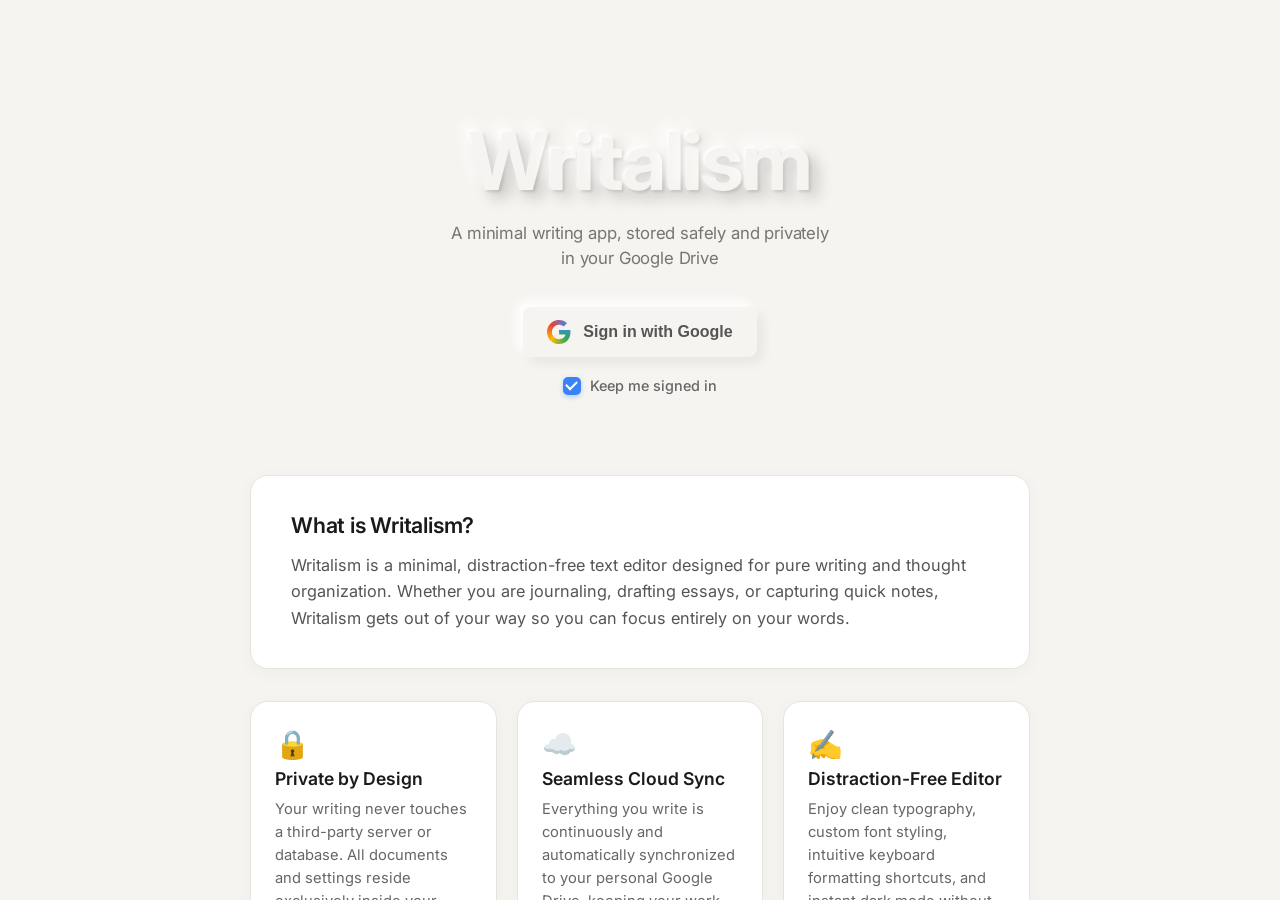
<file: index.html>
<!DOCTYPE html>
<html lang="en">
<head>
    <meta charset="UTF-8">
    <meta name="viewport" content="width=device-width, initial-scale=1.0">
    <title>Writalism — Minimalist Writing App</title>
    <link rel="icon" type="image/png" sizes="32x32" href="/favicon-32x32.png">
    <link rel="icon" type="image/png" sizes="16x16" href="/favicon-16x16.png">
    <link rel="apple-touch-icon" sizes="180x180" href="/apple-touch-icon.png">
    <meta name="application-name" content="Writalism">
    <meta name="apple-mobile-web-app-title" content="Writalism">
    <meta name="description" content="Writalism is a minimal, distraction-free writing app that stores your notes safely and privately in your personal Google Drive.">
    <meta property="og:title" content="Writalism — Minimalist Writing App">
    <meta property="og:description" content="A minimal writing app, stored safely and privately in your Google Drive.">
    <meta property="og:site_name" content="Writalism">
    <link href="https://fonts.googleapis.com/css2?family=Inter:wght@200;300;400;500;600;700&display=swap" rel="stylesheet">
    <link rel="stylesheet" href="style.css">
</head>
<body>
    <div id="login-screen">
        <div class="landing-container">
            <header class="landing-hero">
                <div class="login-box">
                    <h1 id="brand-title" class="split-text-anim">Writalism</h1>
                    <p class="brand-tagline">A minimal writing app, stored safely and privately in your Google Drive</p>
                    <button id="auth-button" class="neu-btn auth-btn">
                        <div class="google-logo-gradient"></div>
                        Sign in with Google
                    </button>
                    <div class="login-session-option">
                        <label class="session-checkbox-label" title="Keep session active and renew Google Drive authorization seamlessly">
                            <input type="checkbox" id="keep-signed-in-login" checked>
                            <span class="custom-check-box"></span>
                            <span class="checkbox-text">Keep me signed in</span>
                        </label>
                    </div>
                </div>
            </header>

            <section class="landing-content">
                <div class="landing-section">
                    <h2>What is Writalism?</h2>
                    <p>
                        Writalism is a minimal, distraction-free text editor designed for pure writing and thought organization. Whether you are journaling, drafting essays, or capturing quick notes, Writalism gets out of your way so you can focus entirely on your words.
                    </p>
                </div>

                <div class="landing-grid">
                    <div class="landing-card">
                        <div class="landing-card-icon">🔒</div>
                        <h3>Private by Design</h3>
                        <p>Your writing never touches a third-party server or database. All documents and settings reside exclusively inside your personal Google Drive application data folder.</p>
                    </div>

                    <div class="landing-card">
                        <div class="landing-card-icon">☁️</div>
                        <h3>Seamless Cloud Sync</h3>
                        <p>Everything you write is continuously and automatically synchronized to your personal Google Drive, keeping your work safe and accessible across your devices.</p>
                    </div>

                    <div class="landing-card">
                        <div class="landing-card-icon">✍️</div>
                        <h3>Distraction-Free Editor</h3>
                        <p>Enjoy clean typography, custom font styling, intuitive keyboard formatting shortcuts, and instant dark mode without visual clutter.</p>
                    </div>
                </div>

                <div class="landing-section">
                    <h2>How We Use Google Data</h2>
                    <p>
                        Writalism requests only the <code>drive.appdata</code> permission to create and update a dedicated configuration file (<code>minimal_writing_data.json</code>) inside your personal Google Drive. We do not access your personal files, emails, or contacts. Your data is never sold, shared, or used to train artificial intelligence models.
                    </p>
                </div>
            </section>

            <footer class="landing-footer">
                <div class="footer-links">
                    <a href="privacy.html" class="legal-link">Privacy Policy</a>
                    <span class="legal-dot">•</span>
                    <a href="terms.html" class="legal-link">Terms of Service</a>
                </div>
                <p class="footer-copy">&copy; 2026 Writalism. All rights reserved.</p>
            </footer>
        </div>
    </div>

    <div id="app" class="hidden">
        <button id="menu-toggle" class="icon-btn" aria-label="Toggle Menu">
            <svg viewBox="0 0 24 24" width="24" height="24" stroke="currentColor" stroke-width="2" fill="none"><line x1="3" y1="12" x2="21" y2="12"></line><line x1="3" y1="6" x2="21" y2="6"></line><line x1="3" y1="18" x2="21" y2="18"></line></svg>
        </button>

        <div id="sync-status" class="sync-status-pill hidden" title="Google Drive sync status">
            <span class="sync-dot"></span>
            <span class="sync-text">Saved</span>
            <button id="reconnect-btn" class="reconnect-pill-btn hidden">Reconnect</button>
        </div>

        <aside id="sidebar" class="sidebar">
            <div id="sidebar-pages" style="display: flex; flex-direction: column; flex: 1; overflow: hidden;">
                <div class="sidebar-header" style="justify-content: flex-end; padding-top: calc(2rem + 4px);">
                    <div style="display: flex; gap: 0.75rem;">
                        <button id="theme-toggle-btn" class="neu-btn" style="width: 40px; height: 40px; padding: 0;" title="Toggle Theme">
                            <svg class="sun-icon hidden" width="20" height="20" viewBox="0 0 24 24" fill="none" stroke="currentColor" stroke-width="2"><circle cx="12" cy="12" r="5"/><line x1="12" y1="1" x2="12" y2="3"/><line x1="12" y1="21" x2="12" y2="23"/><line x1="4.22" y1="4.22" x2="5.64" y2="5.64"/><line x1="18.36" y1="19.78" x2="19.78" y2="18.36"/><line x1="1" y1="12" x2="3" y2="12"/><line x1="21" y1="12" x2="23" y2="12"/><line x1="4.22" y1="19.78" x2="5.64" y2="18.36"/><line x1="18.36" y1="4.22" x2="19.78" y2="5.64"/></svg>
                            <svg class="moon-icon" width="20" height="20" viewBox="0 0 24 24" fill="none" stroke="currentColor" stroke-width="2"><path d="M21 12.79A9 9 0 1 1 11.21 3 7 7 0 0 0 21 12.79z"/></svg>
                        </button>
                        <button id="new-page-btn" class="neu-btn" style="width: 40px; height: 40px; padding: 0;" title="New Page">
                            <svg viewBox="0 0 24 24" width="20" height="20" stroke="currentColor" stroke-width="2" fill="none"><line x1="12" y1="5" x2="12" y2="19"></line><line x1="5" y1="12" x2="19" y2="12"></line></svg>
                        </button>
                    </div>
                </div>
                <div style="padding: 0 1.5rem 1rem; display: flex; flex-direction: column; gap: 0.5rem; margin-top: 1rem;">
                    <input type="text" id="page-search" placeholder="Search pages..." class="neu-input" style="padding: 0.6rem 1rem; font-size: 0.9rem;">
                    <select id="page-sort" class="neu-input" style="padding: 0.6rem 1rem; font-size: 0.9rem; width: 100%;">
                        <option value="edited-new">Edited (Newest)</option>
                        <option value="edited-old">Edited (Oldest)</option>
                        <option value="created-new">Created (Newest)</option>
                        <option value="created-old">Created (Oldest)</option>
                    </select>
                </div>
                <ul id="page-list" class="page-list">
                    <!-- Pages will be populated here -->
                </ul>
                <div class="sidebar-footer" style="display: flex; flex-direction: column; gap: 1rem; padding: 1.5rem; border-top: none; background: transparent;">
                    <button id="settings-btn" class="neu-btn" style="width: 100%; padding: 0.8rem; font-size: 0.95rem; font-weight: 600;">Settings</button>
                    <button id="logout-btn" class="neu-btn" style="width: 100%; padding: 0.8rem; font-size: 0.95rem; font-weight: 600;">Log out</button>
                </div>
            </div>

            <div id="sidebar-settings" class="hidden" style="display: flex; flex-direction: column; flex: 1; overflow: hidden;">
                <div class="settings-scroll" id="settings-container" style="padding-top: calc(2rem + 48px + 1rem); padding-bottom: 2rem;">
                    <!-- Settings populated by JS -->
                </div>
                <div style="padding: 1.25rem; text-align: center; font-size: 0.8rem; color: #888; border-top: 1px solid var(--sidebar-border);">
                    <a href="privacy.html" target="_blank" style="color: inherit; text-decoration: none;">Privacy Policy</a>
                    <span style="margin: 0 0.5rem; color: #ccc;">•</span>
                    <a href="terms.html" target="_blank" style="color: inherit; text-decoration: none;">Terms of Service</a>
                </div>
            </div>
        </aside>

        <main class="main-content">
            <textarea id="page-title" class="page-title-input" placeholder="Page Title" rows="1" autocomplete="off"></textarea>
            <div id="editor" class="editor" contenteditable="true" placeholder="Start writing... Type @ for formatting"></div>
        </main>
        
        <div id="format-menu" class="format-menu hidden">
            <!-- Format options populated by JS -->
        </div>
    </div>

    <!-- Modals -->
    <div id="delete-modal" class="modal hidden">
        <div class="modal-content">
            <h3>Are you sure?</h3>
            <p>This page will be permanently deleted.</p>
            <div class="modal-actions">
                <button id="cancel-delete-btn" class="btn secondary">No, cancel</button>
                <button id="confirm-delete-btn" class="btn danger">Yes, delete</button>
            </div>
        </div>
    </div>



    <script src="app.js"></script>
</body>
</html>
</file>
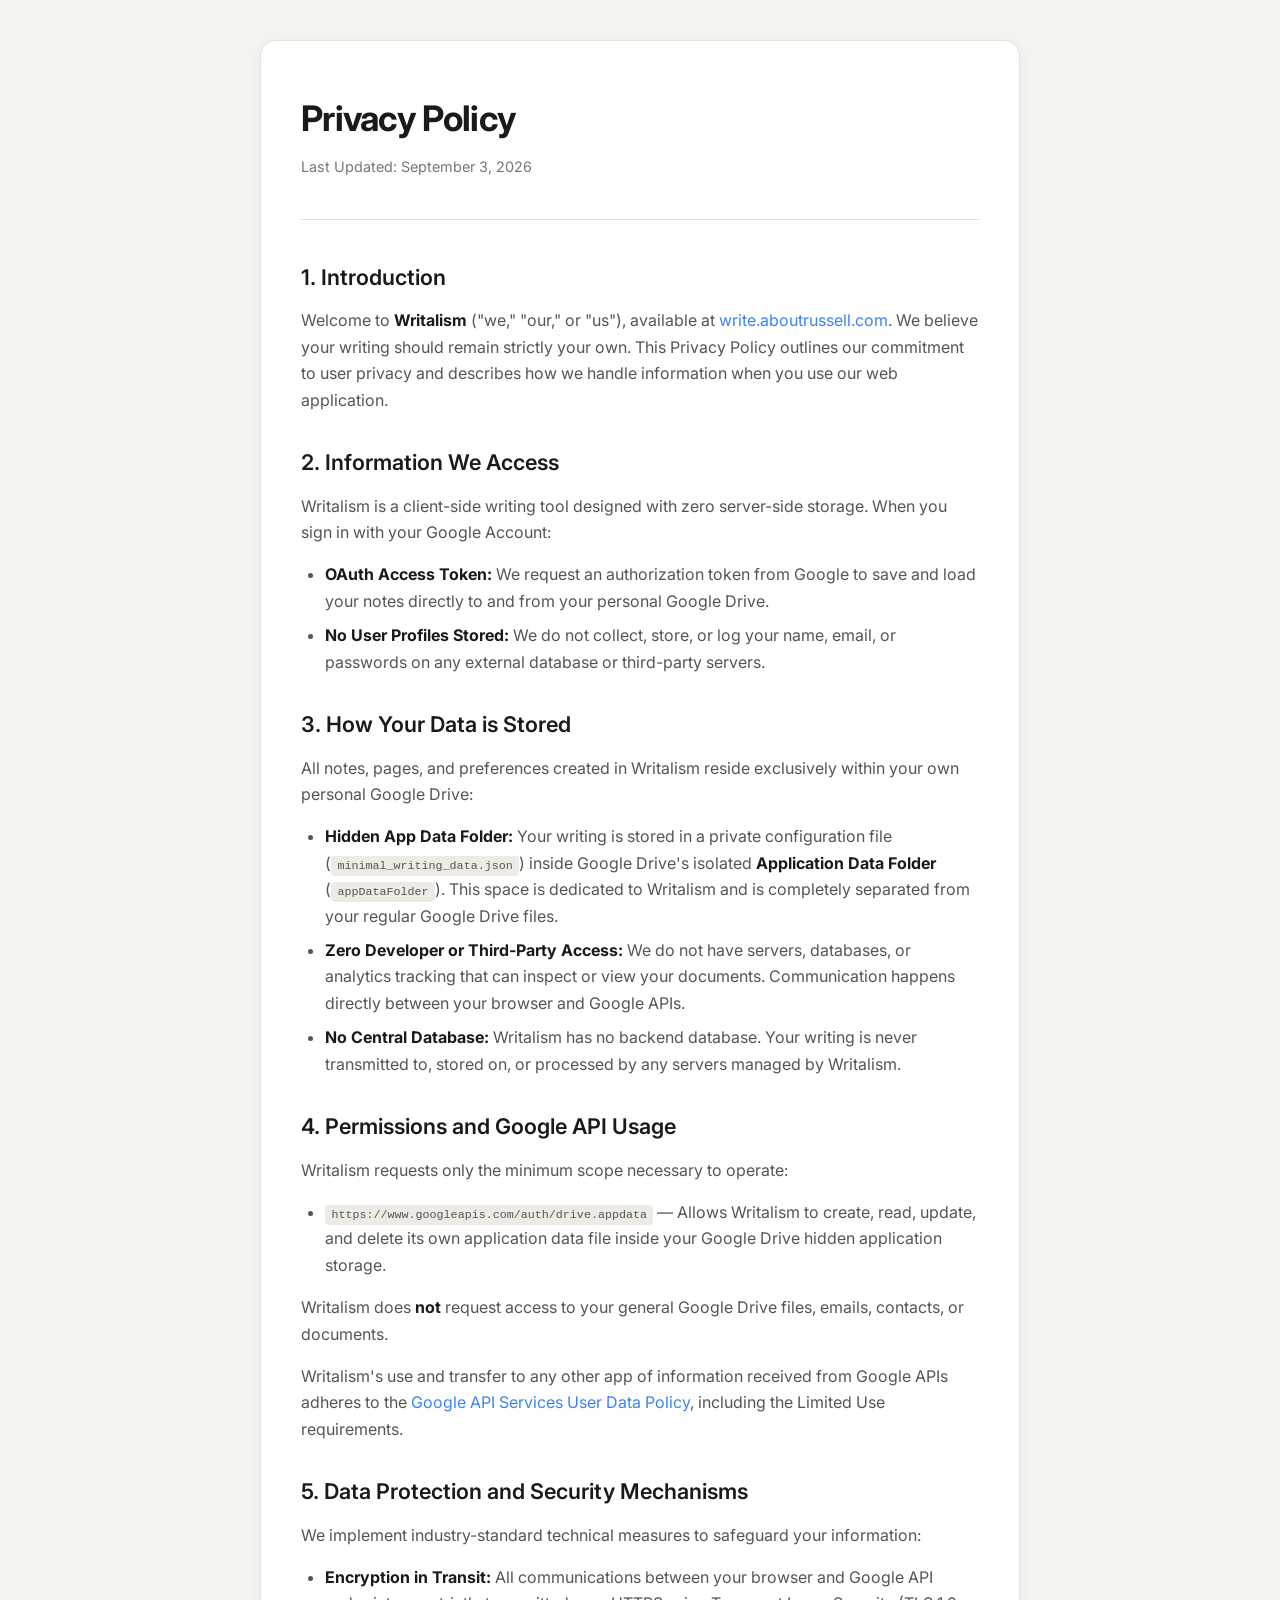
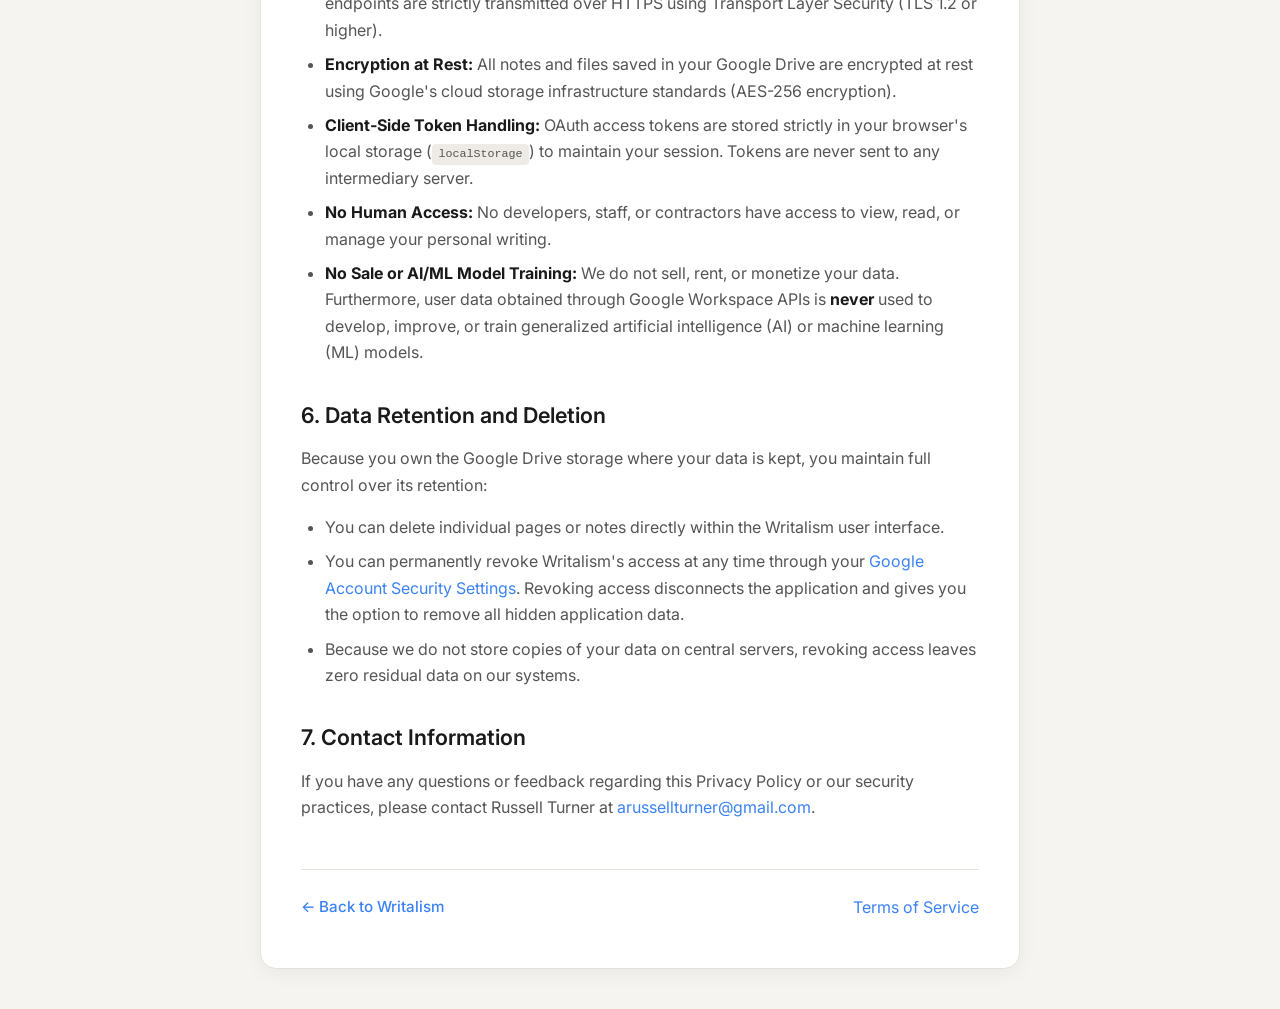
<file: privacy.html>
<!DOCTYPE html>
<html lang="en">
<head>
    <meta charset="UTF-8">
    <meta name="viewport" content="width=device-width, initial-scale=1.0">
    <title>Privacy Policy - Writalism</title>
    <link rel="icon" type="image/png" sizes="32x32" href="/favicon-32x32.png">
    <link rel="icon" type="image/png" sizes="16x16" href="/favicon-16x16.png">
    <link rel="apple-touch-icon" sizes="180x180" href="/apple-touch-icon.png">
    <link href="https://fonts.googleapis.com/css2?family=Inter:wght@300;400;500;600;700&display=swap" rel="stylesheet">
    <style>
        :root {
            --bg-color: #f6f4f0;
            --card-bg: #ffffff;
            --text-primary: #1a1a1a;
            --text-secondary: #555555;
            --text-muted: #777777;
            --border-color: #e5e2dc;
            --primary-color: #3b82f6;
            --font-family: 'Inter', -apple-system, BlinkMacSystemFont, 'Segoe UI', Roboto, sans-serif;
        }

        * {
            box-sizing: border-box;
            margin: 0;
            padding: 0;
        }

        body {
            font-family: var(--font-family);
            background-color: var(--bg-color);
            color: var(--text-primary);
            line-height: 1.65;
            padding: 2.5rem 1.5rem;
            min-height: 100vh;
        }

        .container {
            max-width: 760px;
            margin: 0 auto;
            background: var(--card-bg);
            padding: 3rem 2.5rem;
            border-radius: 16px;
            box-shadow: 0 4px 20px rgba(0, 0, 0, 0.05);
            border: 1px solid var(--border-color);
        }

        header {
            margin-bottom: 2.5rem;
            border-bottom: 1px solid var(--border-color);
            padding-bottom: 1.5rem;
        }

        h1 {
            font-size: 2.2rem;
            font-weight: 700;
            letter-spacing: -0.02em;
            margin-bottom: 0.5rem;
            color: var(--text-primary);
        }

        .last-updated {
            color: var(--text-muted);
            font-size: 0.9rem;
        }

        section {
            margin-bottom: 2rem;
        }

        h2 {
            font-size: 1.35rem;
            font-weight: 600;
            margin-bottom: 0.75rem;
            color: var(--text-primary);
        }

        p {
            color: var(--text-secondary);
            margin-bottom: 1rem;
            font-size: 1rem;
        }

        ul {
            margin-left: 1.5rem;
            margin-bottom: 1rem;
            color: var(--text-secondary);
        }

        li {
            margin-bottom: 0.5rem;
        }

        strong {
            color: var(--text-primary);
        }

        code {
            font-family: monospace;
            background: #eeebe6;
            padding: 0.2rem 0.4rem;
            border-radius: 4px;
            font-size: 0.9em;
        }

        a {
            color: var(--primary-color);
            text-decoration: none;
        }

        a:hover {
            text-decoration: underline;
        }

        .footer {
            margin-top: 3rem;
            padding-top: 1.5rem;
            border-top: 1px solid var(--border-color);
            display: flex;
            justify-content: space-between;
            align-items: center;
        }

        .back-link {
            display: inline-flex;
            align-items: center;
            gap: 0.5rem;
            font-weight: 500;
            font-size: 0.95rem;
        }
    </style>
</head>
<body>
    <div class="container">
        <header>
            <h1>Privacy Policy</h1>
            <p class="last-updated">Last Updated: September 3, 2026</p>
        </header>

        <main>
            <section>
                <h2>1. Introduction</h2>
                <p>
                    Welcome to <strong>Writalism</strong> ("we," "our," or "us"), available at <a href="https://write.aboutrussell.com/">write.aboutrussell.com</a>. We believe your writing should remain strictly your own. This Privacy Policy outlines our commitment to user privacy and describes how we handle information when you use our web application.
                </p>
            </section>

            <section>
                <h2>2. Information We Access</h2>
                <p>
                    Writalism is a client-side writing tool designed with zero server-side storage. When you sign in with your Google Account:
                </p>
                <ul>
                    <li><strong>OAuth Access Token:</strong> We request an authorization token from Google to save and load your notes directly to and from your personal Google Drive.</li>
                    <li><strong>No User Profiles Stored:</strong> We do not collect, store, or log your name, email, or passwords on any external database or third-party servers.</li>
                </ul>
            </section>

            <section>
                <h2>3. How Your Data is Stored</h2>
                <p>
                    All notes, pages, and preferences created in Writalism reside exclusively within your own personal Google Drive:
                </p>
                <ul>
                    <li><strong>Hidden App Data Folder:</strong> Your writing is stored in a private configuration file (<code>minimal_writing_data.json</code>) inside Google Drive's isolated <strong>Application Data Folder</strong> (<code>appDataFolder</code>). This space is dedicated to Writalism and is completely separated from your regular Google Drive files.</li>
                    <li><strong>Zero Developer or Third-Party Access:</strong> We do not have servers, databases, or analytics tracking that can inspect or view your documents. Communication happens directly between your browser and Google APIs.</li>
                    <li><strong>No Central Database:</strong> Writalism has no backend database. Your writing is never transmitted to, stored on, or processed by any servers managed by Writalism.</li>
                </ul>
            </section>

            <section>
                <h2>4. Permissions and Google API Usage</h2>
                <p>
                    Writalism requests only the minimum scope necessary to operate:
                </p>
                <ul>
                    <li><code>https://www.googleapis.com/auth/drive.appdata</code> — Allows Writalism to create, read, update, and delete its own application data file inside your Google Drive hidden application storage.</li>
                </ul>
                <p>
                    Writalism does <strong>not</strong> request access to your general Google Drive files, emails, contacts, or documents.
                </p>
                <p>
                    Writalism's use and transfer to any other app of information received from Google APIs adheres to the <a href="https://developers.google.com/terms/api-services-user-data-policy" target="_blank" rel="noopener noreferrer">Google API Services User Data Policy</a>, including the Limited Use requirements.
                </p>
            </section>

            <section>
                <h2>5. Data Protection and Security Mechanisms</h2>
                <p>
                    We implement industry-standard technical measures to safeguard your information:
                </p>
                <ul>
                    <li>
                        <strong>Encryption in Transit:</strong> All communications between your browser and Google API endpoints are strictly transmitted over HTTPS using Transport Layer Security (TLS 1.2 or higher).
                    </li>
                    <li>
                        <strong>Encryption at Rest:</strong> All notes and files saved in your Google Drive are encrypted at rest using Google's cloud storage infrastructure standards (AES-256 encryption).
                    </li>
                    <li>
                        <strong>Client-Side Token Handling:</strong> OAuth access tokens are stored strictly in your browser's local storage (<code>localStorage</code>) to maintain your session. Tokens are never sent to any intermediary server.
                    </li>
                    <li>
                        <strong>No Human Access:</strong> No developers, staff, or contractors have access to view, read, or manage your personal writing.
                    </li>
                    <li>
                        <strong>No Sale or AI/ML Model Training:</strong> We do not sell, rent, or monetize your data. Furthermore, user data obtained through Google Workspace APIs is <strong>never</strong> used to develop, improve, or train generalized artificial intelligence (AI) or machine learning (ML) models.
                    </li>
                </ul>
            </section>

            <section>
                <h2>6. Data Retention and Deletion</h2>
                <p>
                    Because you own the Google Drive storage where your data is kept, you maintain full control over its retention:
                </p>
                <ul>
                    <li>You can delete individual pages or notes directly within the Writalism user interface.</li>
                    <li>You can permanently revoke Writalism's access at any time through your <a href="https://myaccount.google.com/permissions" target="_blank" rel="noopener noreferrer">Google Account Security Settings</a>. Revoking access disconnects the application and gives you the option to remove all hidden application data.</li>
                    <li>Because we do not store copies of your data on central servers, revoking access leaves zero residual data on our systems.</li>
                </ul>
            </section>

            <section>
                <h2>7. Contact Information</h2>
                <p>
                    If you have any questions or feedback regarding this Privacy Policy or our security practices, please contact Russell Turner at <a href="mailto:arussellturner@gmail.com">arussellturner@gmail.com</a>.
                </p>
            </section>
        </main>

        <footer class="footer">
            <a href="/" class="back-link">&larr; Back to Writalism</a>
            <a href="/terms.html">Terms of Service</a>
        </footer>
    </div>
</body>
</html>
</file>
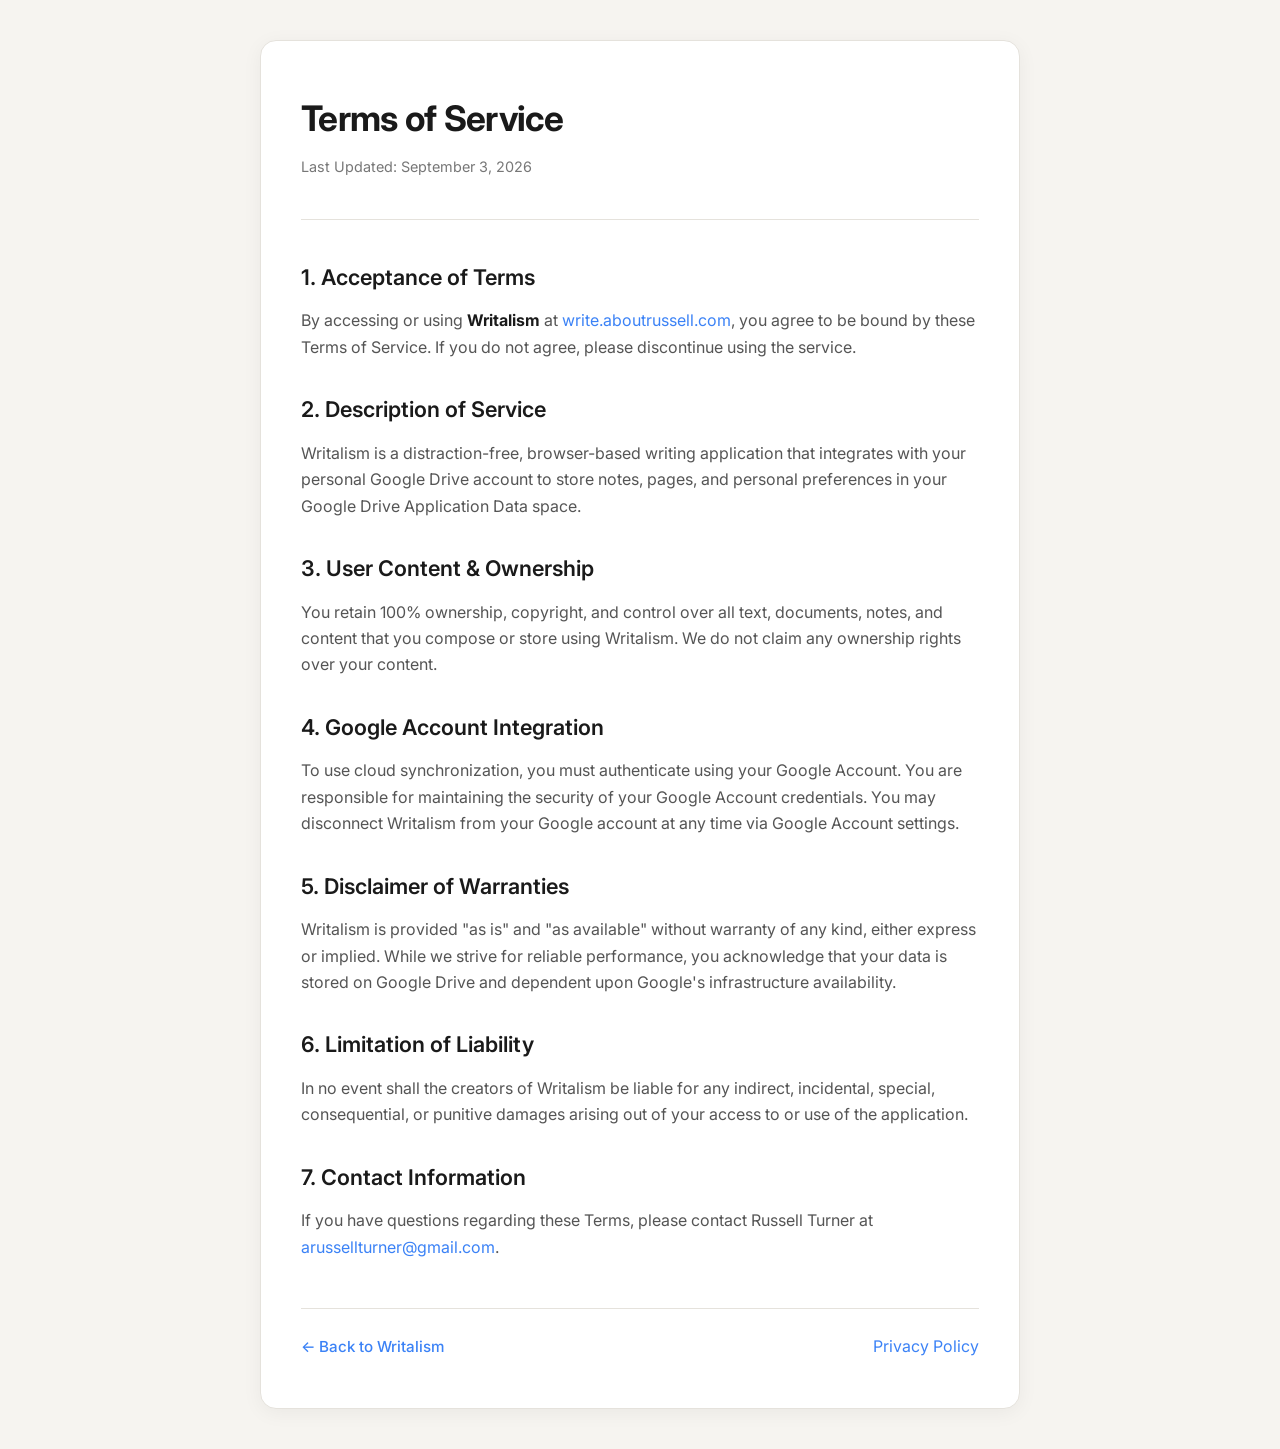
<file: terms.html>
<!DOCTYPE html>
<html lang="en">
<head>
    <meta charset="UTF-8">
    <meta name="viewport" content="width=device-width, initial-scale=1.0">
    <title>Terms of Service - Writalism</title>
    <link rel="icon" type="image/png" sizes="32x32" href="/favicon-32x32.png">
    <link rel="icon" type="image/png" sizes="16x16" href="/favicon-16x16.png">
    <link rel="apple-touch-icon" sizes="180x180" href="/apple-touch-icon.png">
    <link href="https://fonts.googleapis.com/css2?family=Inter:wght@300;400;500;600;700&display=swap" rel="stylesheet">
    <style>
        :root {
            --bg-color: #f6f4f0;
            --card-bg: #ffffff;
            --text-primary: #1a1a1a;
            --text-secondary: #555555;
            --text-muted: #777777;
            --border-color: #e5e2dc;
            --primary-color: #3b82f6;
            --font-family: 'Inter', -apple-system, BlinkMacSystemFont, 'Segoe UI', Roboto, sans-serif;
        }

        * {
            box-sizing: border-box;
            margin: 0;
            padding: 0;
        }

        body {
            font-family: var(--font-family);
            background-color: var(--bg-color);
            color: var(--text-primary);
            line-height: 1.65;
            padding: 2.5rem 1.5rem;
            min-height: 100vh;
        }

        .container {
            max-width: 760px;
            margin: 0 auto;
            background: var(--card-bg);
            padding: 3rem 2.5rem;
            border-radius: 16px;
            box-shadow: 0 4px 20px rgba(0, 0, 0, 0.05);
            border: 1px solid var(--border-color);
        }

        header {
            margin-bottom: 2.5rem;
            border-bottom: 1px solid var(--border-color);
            padding-bottom: 1.5rem;
        }

        h1 {
            font-size: 2.2rem;
            font-weight: 700;
            letter-spacing: -0.02em;
            margin-bottom: 0.5rem;
            color: var(--text-primary);
        }

        .last-updated {
            color: var(--text-muted);
            font-size: 0.9rem;
        }

        section {
            margin-bottom: 2rem;
        }

        h2 {
            font-size: 1.35rem;
            font-weight: 600;
            margin-bottom: 0.75rem;
            color: var(--text-primary);
        }

        p {
            color: var(--text-secondary);
            margin-bottom: 1rem;
            font-size: 1rem;
        }

        ul {
            margin-left: 1.5rem;
            margin-bottom: 1rem;
            color: var(--text-secondary);
        }

        li {
            margin-bottom: 0.5rem;
        }

        strong {
            color: var(--text-primary);
        }

        a {
            color: var(--primary-color);
            text-decoration: none;
        }

        a:hover {
            text-decoration: underline;
        }

        .footer {
            margin-top: 3rem;
            padding-top: 1.5rem;
            border-top: 1px solid var(--border-color);
            display: flex;
            justify-content: space-between;
            align-items: center;
        }

        .back-link {
            display: inline-flex;
            align-items: center;
            gap: 0.5rem;
            font-weight: 500;
            font-size: 0.95rem;
        }
    </style>
</head>
<body>
    <div class="container">
        <header>
            <h1>Terms of Service</h1>
            <p class="last-updated">Last Updated: September 3, 2026</p>
        </header>

        <main>
            <section>
                <h2>1. Acceptance of Terms</h2>
                <p>
                    By accessing or using <strong>Writalism</strong> at <a href="https://write.aboutrussell.com/">write.aboutrussell.com</a>, you agree to be bound by these Terms of Service. If you do not agree, please discontinue using the service.
                </p>
            </section>

            <section>
                <h2>2. Description of Service</h2>
                <p>
                    Writalism is a distraction-free, browser-based writing application that integrates with your personal Google Drive account to store notes, pages, and personal preferences in your Google Drive Application Data space.
                </p>
            </section>

            <section>
                <h2>3. User Content & Ownership</h2>
                <p>
                    You retain 100% ownership, copyright, and control over all text, documents, notes, and content that you compose or store using Writalism. We do not claim any ownership rights over your content.
                </p>
            </section>

            <section>
                <h2>4. Google Account Integration</h2>
                <p>
                    To use cloud synchronization, you must authenticate using your Google Account. You are responsible for maintaining the security of your Google Account credentials. You may disconnect Writalism from your Google account at any time via Google Account settings.
                </p>
            </section>

            <section>
                <h2>5. Disclaimer of Warranties</h2>
                <p>
                    Writalism is provided "as is" and "as available" without warranty of any kind, either express or implied. While we strive for reliable performance, you acknowledge that your data is stored on Google Drive and dependent upon Google's infrastructure availability.
                </p>
            </section>

            <section>
                <h2>6. Limitation of Liability</h2>
                <p>
                    In no event shall the creators of Writalism be liable for any indirect, incidental, special, consequential, or punitive damages arising out of your access to or use of the application.
                </p>
            </section>

            <section>
                <h2>7. Contact Information</h2>
                <p>
                    If you have questions regarding these Terms, please contact Russell Turner at <a href="mailto:arussellturner@gmail.com">arussellturner@gmail.com</a>.
                </p>
            </section>
        </main>

        <footer class="footer">
            <a href="/" class="back-link">&larr; Back to Writalism</a>
            <a href="/privacy.html">Privacy Policy</a>
        </footer>
    </div>
</body>
</html>
</file>
<file: style.css>
:root {
    --bg-color: #fcfcfc;
    --text-color: #1a1a1a;
    --sidebar-bg: rgba(255, 255, 255, 0.85);
    --sidebar-border: #eaeaea;
    --primary-color: #3b82f6;
    --danger-color: #ef4444;
    --hover-bg: #f3f4f6;
    --font-family: 'Inter', sans-serif;
    --glass-blur: blur(16px);
    
    /* Typography Settings Defaults */
    --title-font: 'Inter'; --title-weight: 700; --title-size: 2.8rem;
    --h1-font: 'Inter'; --h1-weight: 700; --h1-size: 2.5rem;
    --h2-font: 'Inter'; --h2-weight: 600; --h2-size: 2rem;
    --h3-font: 'Inter'; --h3-weight: 500; --h3-size: 1.5rem;
    --h4-font: 'Inter'; --h4-weight: 500; --h4-size: 1.2rem;
    --body-font: 'Inter'; --body-weight: 400; --body-size: 1.1rem;
    --bullet-font: 'Inter'; --bullet-weight: 400; --bullet-size: 1rem;
    --alpha-font: 'Inter'; --alpha-weight: 400; --alpha-size: 1rem;
    --num-font: 'Inter'; --num-weight: 400; --num-size: 1rem;
    --quote-font: 'Inter'; --quote-weight: 400; --quote-size: 1.1rem;
    --code-font: 'monospace'; --code-weight: 400; --code-size: 0.9rem;
    
    /* Neumorphism Colors (Light) */
    --neu-bg: #f0f3f6;
    --neu-light: #ffffff;
    --neu-dark: #d1d9e6;
    --neu-shadow: 6px 6px 12px var(--neu-dark), -6px -6px 12px var(--neu-light);
    --neu-inner-shadow: inset 4px 4px 8px var(--neu-dark), inset -4px -4px 8px var(--neu-light);
}

* { box-sizing: border-box; margin: 0; padding: 0; }
body {
    font-family: var(--font-family);
    background-color: var(--bg-color);
    color: var(--text-color);
    overflow: hidden;
    height: 100vh;
}

.hidden { display: none !important; }

/* Login Screen & Public Landing Page */
#login-screen {
    display: flex;
    justify-content: center;
    align-items: flex-start;
    min-height: 100vh;
    height: 100vh;
    overflow-y: auto;
    background: #f6f4f0;
    padding: 2rem 1.5rem 5rem;
    box-sizing: border-box;
}

.landing-container {
    width: 100%;
    max-width: 780px;
    margin: 0 auto;
    display: flex;
    flex-direction: column;
    align-items: center;
}

.landing-hero {
    width: 100%;
    display: flex;
    justify-content: center;
    padding: 3.5rem 0 2rem;
}

.login-box {
    background: #f6f4f0;
    padding: 1.5rem;
    text-align: center;
    display: flex;
    flex-direction: column;
    align-items: center;
    width: 100%;
    max-width: 500px;
}

.landing-content {
    width: 100%;
    margin-top: 1.5rem;
    display: flex;
    flex-direction: column;
    gap: 2rem;
}

.landing-section {
    background: #ffffff;
    padding: 2.25rem 2.5rem;
    border-radius: 18px;
    border: 1px solid #e7e4dc;
    box-shadow: 0 4px 20px rgba(0, 0, 0, 0.03);
}

.landing-section h2 {
    font-size: 1.35rem;
    font-weight: 600;
    margin-bottom: 0.85rem;
    color: #1a1a1a;
    letter-spacing: -0.01em;
}

.landing-section p {
    font-size: 1.02rem;
    line-height: 1.65;
    color: #555555;
}

.landing-section code {
    font-family: monospace;
    background: #f0ece5;
    padding: 0.15rem 0.4rem;
    border-radius: 4px;
    font-size: 0.9em;
}

.landing-grid {
    display: grid;
    grid-template-columns: repeat(auto-fit, minmax(220px, 1fr));
    gap: 1.25rem;
    width: 100%;
}

.landing-card {
    background: #ffffff;
    padding: 1.75rem 1.5rem;
    border-radius: 18px;
    border: 1px solid #e7e4dc;
    box-shadow: 0 4px 20px rgba(0, 0, 0, 0.03);
    display: flex;
    flex-direction: column;
    gap: 0.6rem;
}

.landing-card-icon {
    font-size: 1.75rem;
    line-height: 1;
}

.landing-card h3 {
    font-size: 1.1rem;
    font-weight: 600;
    color: #1a1a1a;
}

.landing-card p {
    font-size: 0.92rem;
    line-height: 1.55;
    color: #666666;
}

.landing-footer {
    margin-top: 3.5rem;
    display: flex;
    flex-direction: column;
    align-items: center;
    gap: 0.75rem;
}

.footer-links {
    display: flex;
    align-items: center;
    gap: 0.75rem;
    font-size: 0.9rem;
}

.footer-copy {
    font-size: 0.8rem;
    color: #999999;
}
#brand-title {
    margin-bottom: 0.75rem; 
    font-weight: 700; 
    letter-spacing: -0.02em;
    font-size: 5rem;
    color: #f6f4f0;
    /* Neumorphic raised text effect */
    text-shadow: 
        8px 8px 16px rgba(0, 0, 0, 0.2),
        -8px -8px 16px rgba(255, 255, 255, 1),
        2px 2px 3px rgba(0, 0, 0, 0.12),
        -2px -2px 3px rgba(255, 255, 255, 1);
    display: flex;
    justify-content: center;
}
#brand-title .char {
    display: inline-block;
}

.brand-tagline {
    font-size: 1.05rem;
    font-weight: 400;
    color: #78746e;
    margin-bottom: 2.25rem;
    max-width: 380px;
    line-height: 1.5;
    letter-spacing: -0.01em;
}

#login-screen .auth-btn {
    display: flex;
    align-items: center;
    gap: 0.75rem;
    padding: 0.8rem 1.5rem;
    font-size: 1rem;
    font-weight: 600;
    color: #555;
    background: #f6f4f0;
    box-shadow: 6px 6px 12px rgba(0, 0, 0, 0.06), -6px -6px 12px rgba(255, 255, 255, 1);
    transition: all 0.3s cubic-bezier(0.175, 0.885, 0.32, 1.275);
}
#login-screen .auth-btn:hover {
    transform: scale(1.03);
    box-shadow: 10px 10px 20px rgba(0, 0, 0, 0.08), -10px -10px 20px rgba(255, 255, 255, 1);
}
#login-screen .auth-btn:active {
    transform: scale(0.98);
    box-shadow: inset 4px 4px 8px rgba(0,0,0,0.06), inset -4px -4px 8px rgba(255,255,255,1);
}
.google-logo-gradient {
    width: 24px;
    height: 24px;
    background: conic-gradient(from -45deg, #EA4335, #4285F4, #34A853, #FBBC05, #EA4335);
    mask-image: url('data:image/svg+xml;charset=US-ASCII,%3Csvg%20xmlns%3D%22http%3A%2F%2Fwww.w3.org%2F2000%2Fsvg%22%20viewBox%3D%220%200%2048%2048%22%3E%3Cpath%20d%3D%22M46.98%2024.55c0-1.57-.15-3.09-.38-4.55H24v9.02h12.94c-.58%202.96-2.26%205.48-4.78%207.18l7.73%206c4.51-4.18%207.09-10.36%207.09-17.65z%20M10.53%2028.59c-.48-1.45-.76-2.99-.76-4.59s.27-3.14.76-4.59l-7.98-6.19C.92%2016.46%200%2020.12%200%2024c0%203.88.92%207.54%202.56%2010.78l7.97-6.19z%20M24%209.5c3.54%200%206.71%201.22%209.21%203.6l6.85-6.85C35.9%202.38%2030.47%200%2024%200%2014.62%200%206.51%205.38%202.56%2013.22l7.98%206.19C12.43%2013.72%2017.74%209.5%2024%209.5z%20M24%2048c6.48%200%2011.93-2.13%2015.89-5.81l-7.73-6c-2.15%201.45-4.92%202.3-8.16%202.3-6.26%200-11.57-4.22-13.47-9.91l-7.98%206.19C6.51%2042.62%2014.62%2048%2024%2048z%22%2F%3E%3C%2Fsvg%3E');
    mask-size: cover;
    -webkit-mask-image: url('data:image/svg+xml;charset=US-ASCII,%3Csvg%20xmlns%3D%22http%3A%2F%2Fwww.w3.org%2F2000%2Fsvg%22%20viewBox%3D%220%200%2048%2048%22%3E%3Cpath%20d%3D%22M46.98%2024.55c0-1.57-.15-3.09-.38-4.55H24v9.02h12.94c-.58%202.96-2.26%205.48-4.78%207.18l7.73%206c4.51-4.18%207.09-10.36%207.09-17.65z%20M10.53%2028.59c-.48-1.45-.76-2.99-.76-4.59s.27-3.14.76-4.59l-7.98-6.19C.92%2016.46%200%2020.12%200%2024c0%203.88.92%207.54%202.56%2010.78l7.97-6.19z%20M24%209.5c3.54%200%206.71%201.22%209.21%203.6l6.85-6.85C35.9%202.38%2030.47%200%2024%200%2014.62%200%206.51%205.38%202.56%2013.22l7.98%206.19C12.43%2013.72%2017.74%209.5%2024%209.5z%20M24%2048c6.48%200%2011.93-2.13%2015.89-5.81l-7.73-6c-2.15%201.45-4.92%202.3-8.16%202.3-6.26%200-11.57-4.22-13.47-9.91l-7.98%206.19C6.51%2042.62%2014.62%2048%2024%2048z%22%2F%3E%3C%2Fsvg%3E');
    -webkit-mask-size: cover;
}

.login-session-option {
    margin-top: 1.25rem;
    display: flex;
    justify-content: center;
}

.session-checkbox-label {
    display: inline-flex;
    align-items: center;
    gap: 0.6rem;
    cursor: pointer;
    user-select: none;
    font-size: 0.9rem;
    color: #666;
    transition: color 0.2s ease;
}

.session-checkbox-label:hover {
    color: #222;
}

.session-checkbox-label input[type="checkbox"] {
    display: none;
}

.custom-check-box {
    width: 18px;
    height: 18px;
    border-radius: 5px;
    background: #f6f4f0;
    box-shadow: inset 2px 2px 4px rgba(0,0,0,0.1), inset -2px -2px 4px rgba(255,255,255,1);
    display: inline-flex;
    align-items: center;
    justify-content: center;
    position: relative;
    transition: all 0.2s ease;
}

.session-checkbox-label input[type="checkbox"]:checked + .custom-check-box {
    background: var(--primary-color);
    box-shadow: 0 2px 5px rgba(59, 130, 246, 0.35);
}

.session-checkbox-label input[type="checkbox"]:checked + .custom-check-box::after {
    content: '';
    width: 5px;
    height: 9px;
    border: solid #ffffff;
    border-width: 0 2px 2px 0;
    transform: rotate(45deg) translate(-1px, -1px);
}

.checkbox-text {
    font-weight: 500;
}

.login-footer {
    margin-top: 3rem;
    display: flex;
    align-items: center;
    justify-content: center;
    gap: 0.75rem;
    font-size: 0.85rem;
}

.legal-link {
    color: #888;
    text-decoration: none;
    transition: color 0.2s ease;
}

.legal-link:hover {
    color: #333;
    text-decoration: underline;
}

.legal-dot {
    color: #ccc;
    font-size: 0.75rem;
}

/* Split Text Animation */
.char {
    display: inline-block;
    opacity: 0;
    transform: translateY(20px);
    animation: splitPop 0.6s cubic-bezier(0.175, 0.885, 0.32, 1.275) forwards;
}
@keyframes splitPop {
    to { opacity: 1; transform: translateY(0); }
}
.btn {
    padding: 0.75rem 1.5rem;
    border-radius: 8px;
    border: none;
    font-weight: 500;
    cursor: pointer;
    transition: all 0.2s ease;
    font-family: var(--font-family);
    font-size: 1rem;
}
.btn.primary { background: var(--primary-color); color: white; }
.btn.primary:hover { opacity: 0.9; transform: translateY(-1px); }
.btn.danger { background: var(--danger-color); color: white; }
.btn.danger:hover { opacity: 0.9; }
.btn.secondary { background: var(--hover-bg); color: var(--text-color); }
.btn.secondary:hover { background: #e5e7eb; }
.btn.text-btn { background: none; color: #666; padding: 0.5rem; text-align: left; }
.btn.text-btn:hover { color: var(--text-color); background: var(--hover-bg); }

/* Layout */
#app {
    display: flex;
    height: 100vh;
    width: 100vw;
    overflow: hidden;
    transition: transform 0.3s ease;
}

#menu-toggle {
    position: fixed;
    top: 2rem;
    left: 2rem;
    z-index: 100;
    width: 48px;
    height: 48px;
    background: var(--bg-color);
    border-radius: 50%;
    box-shadow: var(--neu-shadow);
    display: flex;
    align-items: center;
    justify-content: center;
    transition: all 0.3s ease;
    border: none;
    color: var(--text-color);
    cursor: pointer;
}
#menu-toggle:active {
    box-shadow: var(--neu-inner-shadow);
}
#menu-toggle.fade-out {
    opacity: 0;
    pointer-events: none;
}

/* Floating Sync Status Pill */
.sync-status-pill {
    position: fixed;
    top: 2rem;
    right: 2rem;
    z-index: 80;
    height: 38px;
    padding: 0 1rem;
    border-radius: 20px;
    background: var(--bg-color);
    box-shadow: var(--neu-shadow);
    display: flex;
    align-items: center;
    gap: 0.6rem;
    font-size: 0.85rem;
    font-weight: 500;
    color: var(--text-color);
    transition: all 0.3s ease;
    user-select: none;
}

.sync-status-pill.fade-out:not(.warning):not(.error) {
    opacity: 0;
    pointer-events: none;
}

.sync-dot {
    width: 8px;
    height: 8px;
    border-radius: 50%;
    background: #10b981;
    transition: background 0.3s ease;
}

.sync-status-pill.syncing .sync-dot {
    background: #3b82f6;
    animation: sync-pulse 1.2s infinite ease-in-out;
}

.sync-status-pill.warning .sync-dot,
.sync-status-pill.error .sync-dot {
    background: #f59e0b;
}

@keyframes sync-pulse {
    0%, 100% { transform: scale(0.9); opacity: 0.6; }
    50% { transform: scale(1.3); opacity: 1; }
}

.reconnect-pill-btn {
    background: var(--primary-color);
    color: #fff;
    border: none;
    border-radius: 12px;
    padding: 0.25rem 0.65rem;
    font-size: 0.75rem;
    font-weight: 600;
    cursor: pointer;
    margin-left: 0.25rem;
    transition: all 0.2s ease;
}

.reconnect-pill-btn:hover {
    filter: brightness(1.1);
    transform: scale(1.05);
}

.reconnect-pill-btn:active {
    transform: scale(0.95);
}

.sync-text {
    white-space: nowrap;
}

.sync-colon,
.sync-seconds {
    font-weight: 200;
}

.sync-ampm {
    font-weight: 500;
    margin-left: 0.25rem;
}


/* Sidebar */
.sidebar {
    width: 320px;
    background: var(--sidebar-bg);
    box-shadow: 10px 0 20px var(--neu-dark);
    display: flex;
    flex-direction: column;
    position: absolute;
    left: -320px;
    top: 0;
    bottom: 0;
    z-index: 90;
    transition: left 0.3s cubic-bezier(0.4, 0, 0.2, 1);
}
.sidebar.open { left: 0; }

.sidebar-header {
    padding: 2rem 1.5rem 1.5rem 5rem;
    display: flex;
    justify-content: space-between;
    align-items: center;
}
.sidebar-header h2 { font-size: 1.25rem; font-weight: 600; color: #333; }
.icon-btn {
    background: none; border: none; cursor: pointer; color: #666;
    display: flex; align-items: center; justify-content: center;
    border-radius: 6px; padding: 6px; transition: 0.2s;
}
.icon-btn:hover { background: var(--hover-bg); color: var(--text-color); }

.page-list {
    list-style: none;
    flex: 1;
    overflow-y: auto;
    padding: 0 1rem;
}
.page-item {
    display: flex;
    justify-content: space-between;
    align-items: center;
    padding: 0.8rem 1rem;
    border-radius: 8px;
    cursor: pointer;
    transition: background 0.2s, transform 0.1s;
    margin-bottom: 0.25rem;
    color: #444;
}
.page-item:hover { background: var(--hover-bg); color: #111; }
.page-item.active { background: #eef2ff; color: var(--primary-color); font-weight: 500; }
.page-item .page-name {
    white-space: nowrap; overflow: hidden; text-overflow: ellipsis;
    font-size: 0.95rem; font-weight: 500;
}
.page-meta {
    font-size: 0.75rem; color: #888; margin-top: 0.25rem; line-height: 1.3;
}
.page-menu-btn { opacity: 0; align-self: flex-start; margin-top: 0.2rem; }
.page-item:hover .page-menu-btn, .page-item.active .page-menu-btn { opacity: 1; }
.page-menu-dropdown {
    position: absolute;
    background: white;
    border: 1px solid var(--sidebar-border);
    border-radius: 8px;
    box-shadow: 0 10px 25px rgba(0,0,0,0.1);
    z-index: 110;
    padding: 0.5rem;
    display: none;
    flex-direction: column;
    min-width: 120px;
}
.page-menu-dropdown.show { display: flex; animation: fadeIn 0.15s ease-out; }
@keyframes fadeIn { from { opacity: 0; transform: translateY(-5px); } to { opacity: 1; transform: translateY(0); } }
.page-menu-dropdown button {
    background: none; border: none; padding: 0.6rem 1rem;
    text-align: left; cursor: pointer; border-radius: 6px;
    font-family: var(--font-family); font-size: 0.9rem;
    color: var(--text-color);
    transition: background 0.1s;
}
.page-menu-dropdown button:hover { background: var(--hover-bg); }
.page-menu-dropdown button.delete { color: var(--danger-color); }

.sidebar-footer {
    padding: 1.5rem;
    display: flex;
    flex-direction: column;
    gap: 0.5rem;
}

/* Main Content */
.main-content {
    flex: 1;
    padding: 6rem 15% 4rem;
    overflow-y: auto;
    transition: transform 0.3s cubic-bezier(0.4, 0, 0.2, 1);
    background: var(--bg-color);
}
.sidebar.open ~ .main-content { transform: translateX(320px); }

.page-title-input {
    width: 100%;
    border: none;
    outline: none;
    background: transparent;
    font-family: var(--title-font);
    font-weight: var(--title-weight);
    font-size: var(--title-size);
    color: var(--text-color);
    margin-bottom: 0.5rem;
    letter-spacing: -0.02em;
    line-height: 1.2;
    resize: none;
    overflow: hidden;
}
.page-title-input::placeholder { color: #ccc; }

.editor {
    min-height: 60vh;
    outline: none;
}
.editor[placeholder]:empty:before {
    content: attr(placeholder);
    color: #a0a0a0;
    cursor: text;
}
.editor > * {
    margin-bottom: 1em;
    line-height: 1.6;
}
.editor div, .editor p, .editor span {
    font-family: var(--body-font) !important;
    font-weight: var(--body-weight);
    font-size: var(--body-size) !important;
}
.editor h1, .editor h1 span { font-family: var(--h1-font) !important; font-weight: var(--h1-weight); font-size: var(--h1-size) !important; margin: 1.5em 0 0.5em; line-height: 1.2; letter-spacing: -0.02em; }
.editor h2, .editor h2 span { font-family: var(--h2-font) !important; font-weight: var(--h2-weight); font-size: var(--h2-size) !important; margin: 1.5em 0 0.5em; line-height: 1.3; letter-spacing: -0.01em; }
.editor h3, .editor h3 span { font-family: var(--h3-font) !important; font-weight: var(--h3-weight); font-size: var(--h3-size) !important; margin: 1.2em 0 0.5em; line-height: 1.4; }
.editor h4, .editor h4 span { font-family: var(--h4-font) !important; font-weight: var(--h4-weight); font-size: var(--h4-size) !important; margin: 1.2em 0 0.5em; line-height: 1.4; }
.editor blockquote, .editor blockquote div, .editor blockquote p, .editor blockquote span {
    font-family: var(--quote-font) !important; 
    font-weight: var(--quote-weight); 
    font-size: var(--quote-size) !important;
}
.editor blockquote {
    border-left: 2px solid #ccc;
    padding-left: 1rem; margin: 1.5em 0; color: #555; font-style: italic;
}
.editor .code-block {
    font-family: var(--code-font); font-weight: var(--code-weight); font-size: var(--code-size);
    background: #1e1e1e; color: #d4d4d4; padding: 1.25rem; border-radius: 8px; overflow-x: auto;
    margin: 1.5em 0; line-height: 1.5;
}
.editor ul { padding-left: 1.5rem; margin-bottom: 1em; }
.editor ol { padding-left: 1.5rem; margin-bottom: 1em; }
.editor ul li { font-family: var(--bullet-font); font-size: var(--bullet-size); font-weight: var(--bullet-weight); margin-bottom: 0.5em; line-height: 1.6;}
.editor ol li { font-family: var(--num-font); font-size: var(--num-size); font-weight: var(--num-weight); margin-bottom: 0.5em; line-height: 1.6;}
.editor ol[type="A"] li { font-family: var(--alpha-font); font-size: var(--alpha-size); font-weight: var(--alpha-weight); }

/* Modals */
.modal {
    position: fixed; top: 0; left: 0; right: 0; bottom: 0;
    background: rgba(0,0,0,0.3);
    backdrop-filter: blur(5px);
    -webkit-backdrop-filter: blur(5px);
    display: flex; justify-content: center; align-items: center;
    z-index: 200;
    opacity: 1; transition: opacity 0.2s;
}
.modal.hidden { opacity: 0; pointer-events: none; }
.modal-content {
    background: white; padding: 2.5rem; border-radius: 16px;
    box-shadow: 0 20px 50px rgba(0,0,0,0.15);
    width: 90%; max-width: 420px;
    transform: translateY(0); transition: transform 0.3s cubic-bezier(0.4, 0, 0.2, 1);
}
.modal.hidden .modal-content { transform: translateY(20px); }
.modal-content h3 { margin-bottom: 0.75rem; font-size: 1.5rem; font-weight: 600; }
.modal-content p { color: #666; margin-bottom: 2rem; line-height: 1.5; }
.modal-actions { display: flex; justify-content: flex-end; gap: 1rem; }

.settings-scroll { overflow-y: auto; flex: 1; margin-bottom: 0rem; padding-right: 1rem; padding-left: 0.5rem; display: flex; flex-direction: column; gap: 1rem; }
.settings-scroll::-webkit-scrollbar { width: 4px; }
.settings-scroll::-webkit-scrollbar-thumb { background: #ddd; border-radius: 4px; }

.setting-group { 
    background: var(--bg-color); 
    padding: 1.5rem; 
    border-radius: 16px; 
    box-shadow: var(--neu-shadow); 
    margin-bottom: 1rem; 
    border: none;
}
.setting-group h4 { margin-bottom: 1rem; font-weight: 600; color: var(--primary-color); font-size: 1.1rem; }
.setting-row { display: flex; flex-direction: column; gap: 0.5rem; margin-bottom: 1.25rem; }
.setting-row:last-child { margin-bottom: 0; }
.setting-row label { font-size: 0.8rem; color: #777; font-weight: 600; text-transform: uppercase; letter-spacing: 0.05em; margin-left: 0.2rem; }

.setting-toggle-row {
    display: flex;
    align-items: center;
    justify-content: space-between;
    gap: 1rem;
}

.setting-help-text {
    font-size: 0.78rem;
    color: #888;
    line-height: 1.4;
    margin-top: 0.35rem;
}

.neu-switch {
    position: relative;
    display: inline-block;
    width: 44px;
    height: 24px;
    flex-shrink: 0;
}

.neu-switch input {
    opacity: 0;
    width: 0;
    height: 0;
}

.neu-switch-slider {
    position: absolute;
    cursor: pointer;
    top: 0; left: 0; right: 0; bottom: 0;
    background-color: var(--neu-dark);
    box-shadow: inset 2px 2px 4px rgba(0,0,0,0.15);
    transition: 0.3s;
    border-radius: 24px;
}

.neu-switch-slider:before {
    position: absolute;
    content: "";
    height: 18px;
    width: 18px;
    left: 3px;
    bottom: 3px;
    background-color: #fff;
    box-shadow: 1px 1px 3px rgba(0,0,0,0.2);
    transition: 0.3s;
    border-radius: 50%;
}

.neu-switch input:checked + .neu-switch-slider {
    background-color: var(--primary-color);
}

.neu-switch input:checked + .neu-switch-slider:before {
    transform: translateX(20px);
}

/* Neumorphic UI Elements */
.neu-input {
    background: var(--bg-color);
    border: none;
    border-radius: 8px;
    padding: 0.75rem 1rem;
    color: var(--text-color);
    box-shadow: inset 2px 2px 5px var(--neu-dark), inset -2px -2px 5px var(--neu-light);
    outline: none;
    font-family: var(--font-family);
    transition: all 0.2s ease;
    appearance: none;
    width: 100%;
}
.neu-input:focus {
    box-shadow: inset 4px 4px 8px var(--neu-dark), inset -4px -4px 8px var(--neu-light);
}

.neu-btn {
    background: var(--bg-color);
    border: none;
    border-radius: 8px;
    color: var(--text-color);
    box-shadow: var(--neu-shadow);
    cursor: pointer;
    display: flex; align-items: center; justify-content: center;
    transition: all 0.1s ease;
}
.neu-btn:active {
    box-shadow: var(--neu-inner-shadow);
}
select.neu-input {
    appearance: none;
    background-image: url("data:image/svg+xml;charset=US-ASCII,%3Csvg%20xmlns%3D%22http%3A%2F%2Fwww.w3.org%2F2000%2Fsvg%22%20width%3D%2224%22%20height%3D%2224%22%20viewBox%3D%220%200%2024%2024%22%20fill%3D%22none%22%20stroke%3D%22%23666666%22%20stroke-width%3D%222%22%20stroke-linecap%3D%22round%22%20stroke-linejoin%3D%22round%22%3E%3Cpolyline%20points%3D%226%209%2012%2015%2018%209%22%3E%3C%2Fpolyline%3E%3C%2Fsvg%3E");
    background-repeat: no-repeat;
    background-position: right 1rem center;
    background-size: 1rem;
    padding-right: 2.5rem;
    box-shadow: var(--neu-shadow);
    cursor: pointer;
}
select.neu-input:focus {
    box-shadow: var(--neu-shadow);
}
select.neu-input:active {
    box-shadow: var(--neu-inner-shadow);
}
.setting-row select { appearance: none; }


@media (max-width: 768px) {
    .main-content { padding: 5rem 5% 2rem; }
}

/* @ Format Menu */
.format-menu {
    position: absolute;
    background: rgba(255, 255, 255, 0.95);
    backdrop-filter: var(--glass-blur);
    border: 1px solid var(--sidebar-border);
    border-radius: 12px;
    box-shadow: 0 12px 36px rgba(0,0,0,0.15);
    width: 160px;
    max-height: 240px;
    overflow-y: auto;
    z-index: 150;
    padding: 0.25rem;
    animation: fadeIn 0.15s ease-out;
}
.format-menu::-webkit-scrollbar { width: 6px; }
.format-menu::-webkit-scrollbar-thumb { background: #ccc; border-radius: 3px; }
.format-item {
    padding: 0.5rem;
    border-radius: 6px;
    cursor: pointer;
    transition: background 0.1s;
}
.format-item:hover, .format-item.selected {
    background: var(--hover-bg);
}
.format-item .f-title { font-weight: 500; font-size: 0.95rem; color: #222; }
.format-item .f-desc { font-size: 0.8rem; color: #777; margin-top: 0.2rem; }


body.dark-mode {
    --bg-color: #000000;
    --text-color: #a0a0a0;
    --sidebar-bg: #000000;
    --sidebar-border: #151515;
    --hover-bg: #111111;
    
    --neu-light: #151515;
    --neu-dark: #000000;
    --neu-shadow: 6px 6px 12px var(--neu-dark), -6px -6px 12px var(--neu-light);
    --neu-inner-shadow: inset 4px 4px 8px var(--neu-dark), inset -4px -4px 8px var(--neu-light);
}
body.dark-mode .sidebar-header h2,
body.dark-mode .page-item,
body.dark-mode .setting-group h4,
body.dark-mode .format-item .f-title {
    color: #a0a0a0;
}
body.dark-mode .page-item:hover,
body.dark-mode .page-item.active {
    color: #fff;
}
body.dark-mode .page-item.active {
    background: #1a1a1a;
}
body.dark-mode #login-screen {
    background: var(--bg-color);
}
body.dark-mode .login-box,
body.dark-mode .modal-content,
body.dark-mode .page-menu-dropdown,
body.dark-mode .format-menu {
    background: #0a0a0a;
    border-color: #222;
    color: #a0a0a0;
}
body.dark-mode .login-box {
    background: var(--bg-color);
}
body.dark-mode .brand-tagline {
    color: #8c8a85;
}
body.dark-mode .landing-section,
body.dark-mode .landing-card {
    background: #141414;
    border-color: #262626;
    box-shadow: 0 4px 20px rgba(0, 0, 0, 0.4);
}
body.dark-mode .landing-section h2,
body.dark-mode .landing-card h3 {
    color: #e5e5e5;
}
body.dark-mode .landing-section p,
body.dark-mode .landing-card p {
    color: #999999;
}
body.dark-mode .landing-section code {
    background: #222222;
    color: #d4d4d4;
}
body.dark-mode .footer-copy {
    color: #666666;
}
body.dark-mode #brand-title .char {
    background: var(--bg-color);
    box-shadow: 6px 6px 15px rgba(0,0,0,0.8), -6px -6px 15px rgba(255,255,255,0.05);
    border-color: rgba(255,255,255,0.05);
    color: #1a1a1a;
    text-shadow: 1px 1px 1px rgba(255,255,255,0.1), -1px -1px 1px rgba(0,0,0,0.8);
}
body.dark-mode .setting-group {
    background: var(--bg-color);
}
body.dark-mode .page-meta {
    color: #666;
}
body.dark-mode select.neu-input {
    background-image: url("data:image/svg+xml;charset=US-ASCII,%3Csvg%20xmlns%3D%22http%3A%2F%2Fwww.w3.org%2F2000%2Fsvg%22%20width%3D%2224%22%20height%3D%2224%22%20viewBox%3D%220%200%2024%2024%22%20fill%3D%22none%22%20stroke%3D%22%23a0a0a0%22%20stroke-width%3D%222%22%20stroke-linecap%3D%22round%22%20stroke-linejoin%3D%22round%22%3E%3Cpolyline%20points%3D%226%209%2012%2015%2018%209%22%3E%3C%2Fpolyline%3E%3C%2Fsvg%3E");
}
body.dark-mode .editor .code-block {
    background: #252525;
    color: #d4d4d4;
    border: 1px solid #333;
}
body.dark-mode .editor blockquote {
    border-left-color: #fff;
}
body.dark-mode #theme-select {
    background: #000 !important;
    color: #a0a0a0;
}
body.dark-mode .session-checkbox-label {
    color: #999;
}
body.dark-mode .session-checkbox-label:hover {
    color: #eee;
}
body.dark-mode .custom-check-box {
    background: #111;
    box-shadow: inset 2px 2px 4px rgba(0,0,0,0.6), inset -2px -2px 4px rgba(255,255,255,0.05);
}
body.dark-mode .setting-help-text {
    color: #777;
}
body.dark-mode .neu-switch-slider {
    background-color: #222;
    box-shadow: inset 2px 2px 4px rgba(0,0,0,0.5);
}
body.dark-mode .neu-switch-slider:before {
    background-color: #e0e0e0;
}
body.dark-mode .sync-status-pill {
    background: #0d0d0d;
}
/* Custom Select */
.custom-select-wrapper {
    position: relative;
    width: 100%;
}
.custom-select-trigger {
    background: var(--bg-color);
    border: none;
    border-radius: 8px;
    padding: 0.75rem 1rem;
    color: var(--text-color);
    box-shadow: var(--neu-shadow);
    font-family: var(--font-family);
    transition: all 0.2s ease;
    width: 100%;
    text-align: left;
    cursor: pointer;
    display: flex;
    justify-content: space-between;
    align-items: center;
    font-size: 0.9rem;
}
.custom-select-trigger:active {
    box-shadow: var(--neu-inner-shadow);
}
.custom-select-trigger::after {
    content: '';
    width: 0; 
    height: 0; 
    border-left: 5px solid transparent;
    border-right: 5px solid transparent;
    border-top: 5px solid #666;
    transition: transform 0.2s;
    margin-left: 10px;
}
.custom-select-wrapper.open .custom-select-trigger::after {
    transform: rotate(180deg);
}

.custom-select-options {
    position: absolute;
    top: calc(100% + 0.5rem);
    left: 0;
    right: 0;
    background: var(--bg-color);
    border-radius: 8px;
    box-shadow: var(--neu-shadow);
    z-index: 1000;
    opacity: 0;
    visibility: hidden;
    transform: translateY(-10px);
    transition: all 0.2s ease;
    overflow-y: auto;
    max-height: 250px;
    padding: 0.5rem 0;
}
.custom-select-options::-webkit-scrollbar { width: 4px; }
.custom-select-options::-webkit-scrollbar-thumb { background: #ddd; border-radius: 4px; }

.custom-select-wrapper.open .custom-select-options {
    opacity: 1;
    visibility: visible;
    transform: translateY(0);
}
.custom-select-option {
    padding: 0.75rem 1rem;
    cursor: pointer;
    color: var(--text-color);
    transition: background 0.2s;
    font-size: 0.9rem;
}
.custom-select-option:hover {
    background: var(--hover-bg);
}
.custom-select-option.selected {
    font-weight: 600;
    color: var(--primary-color);
}
</file>
